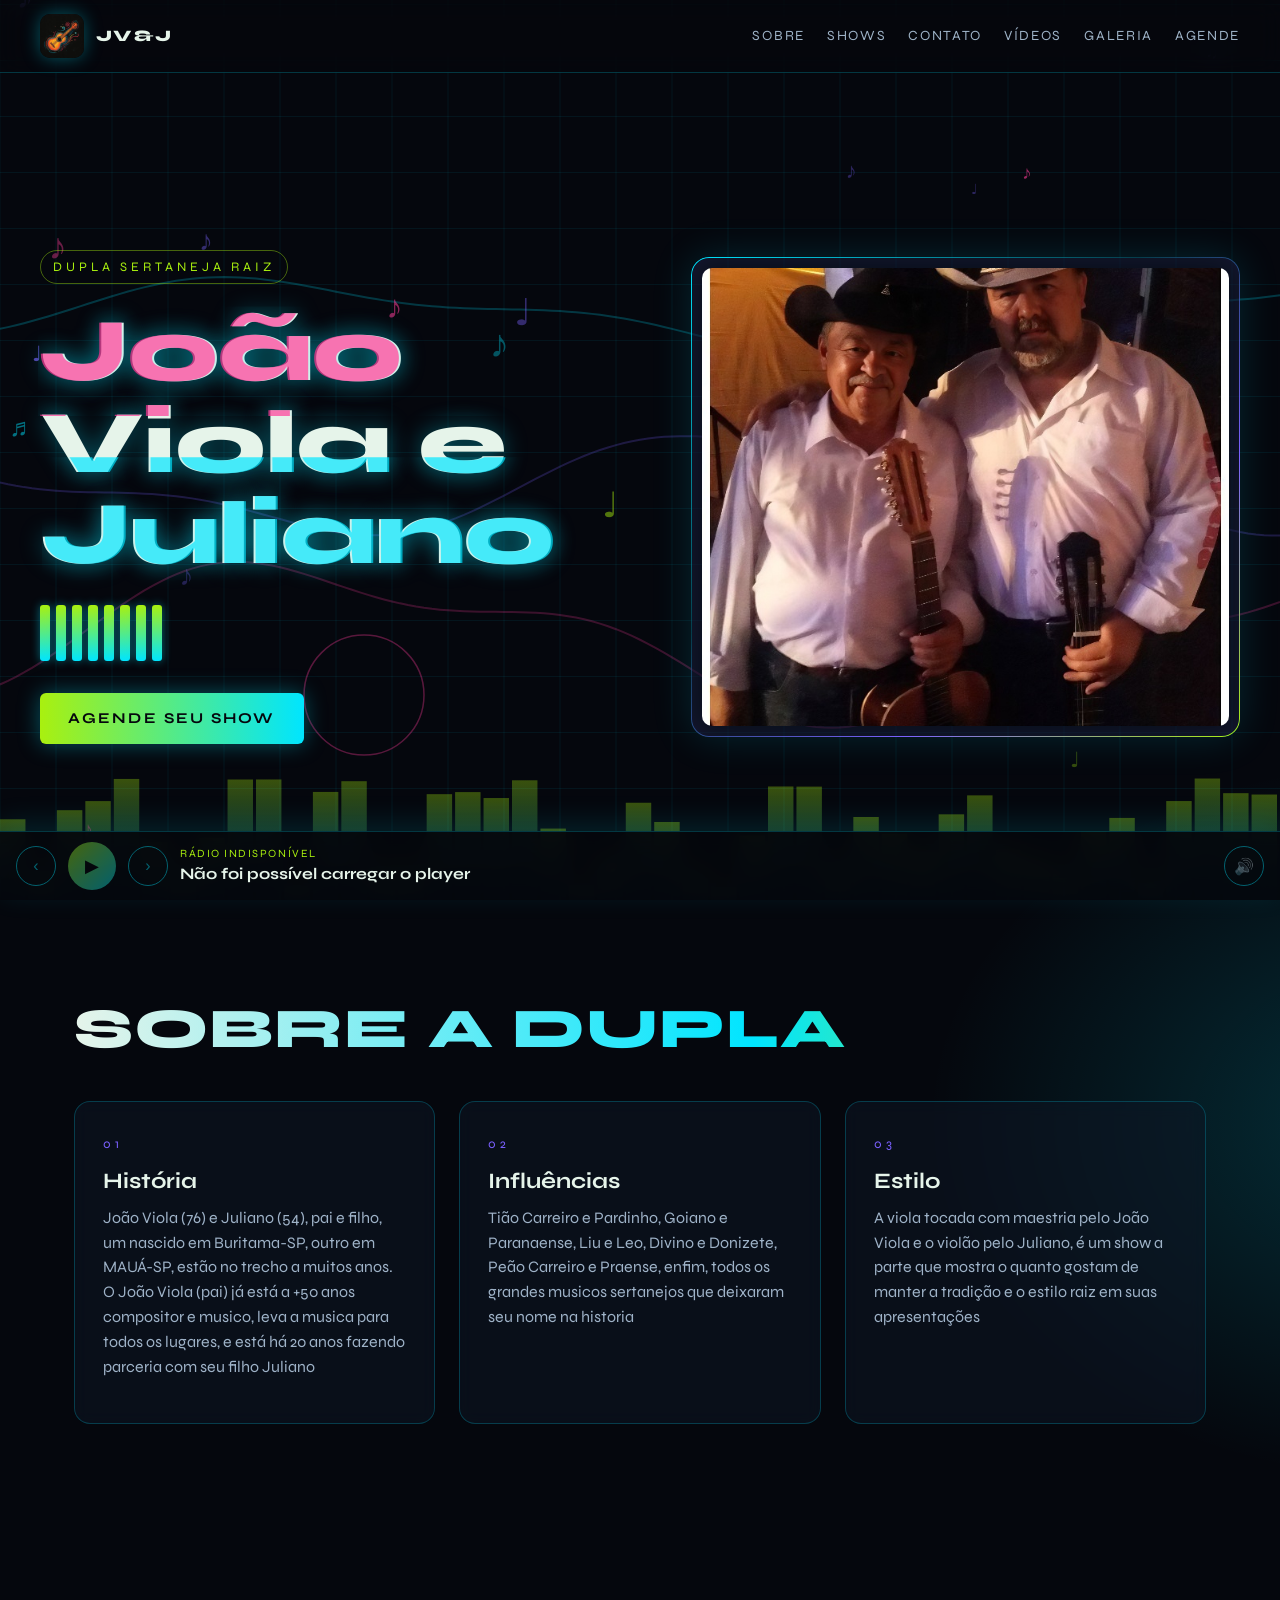
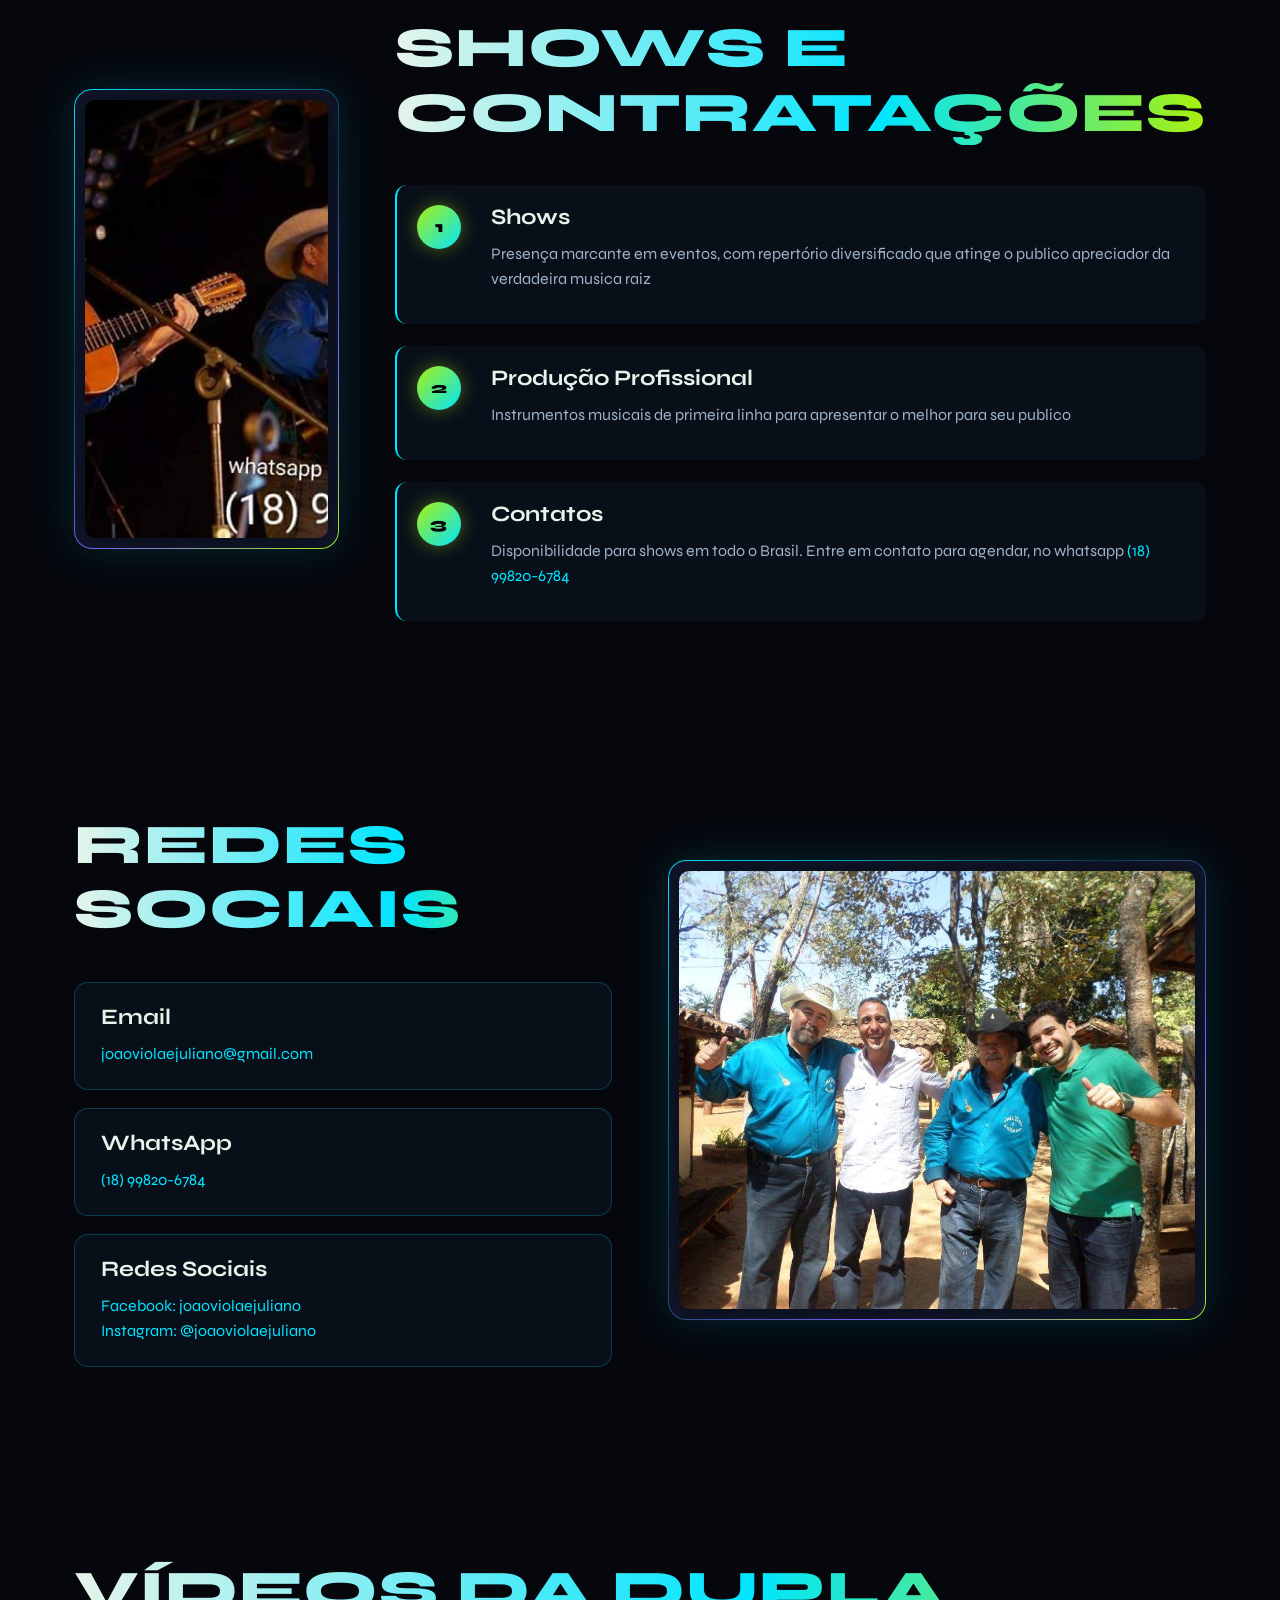
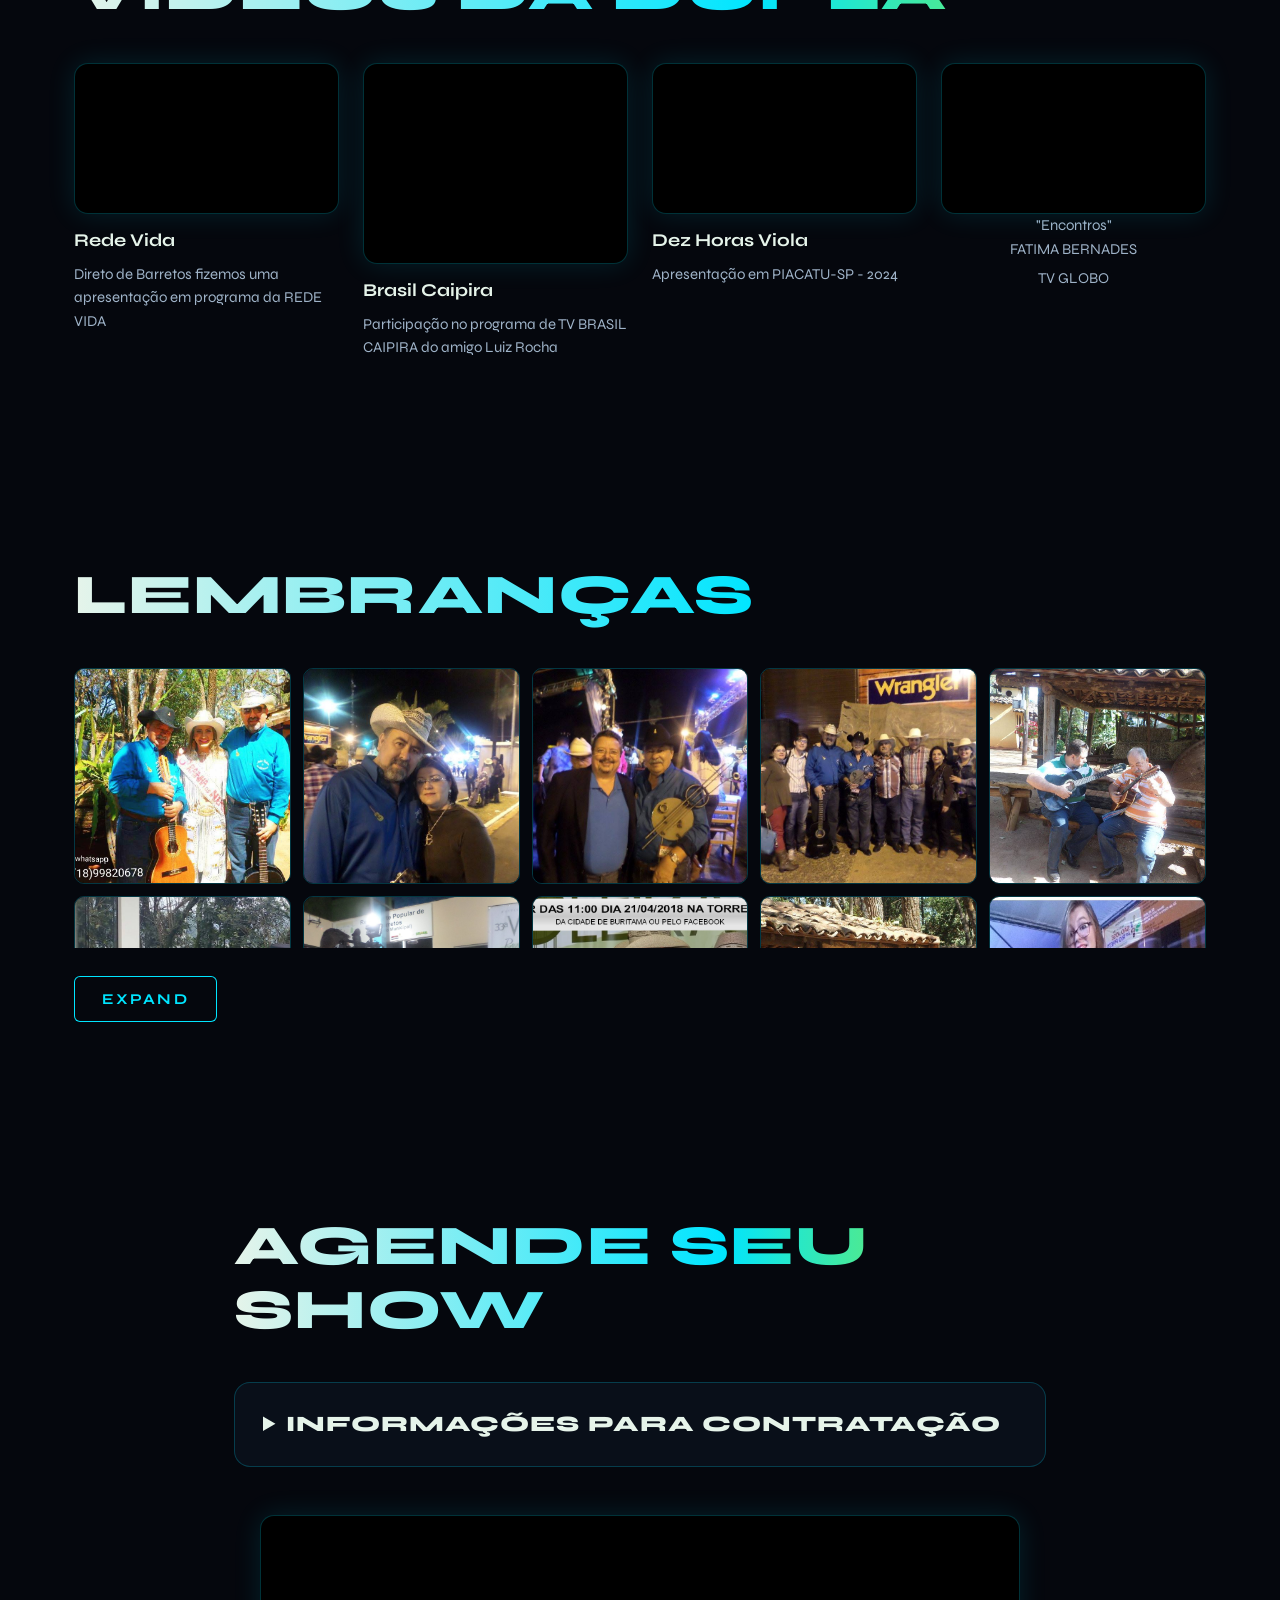
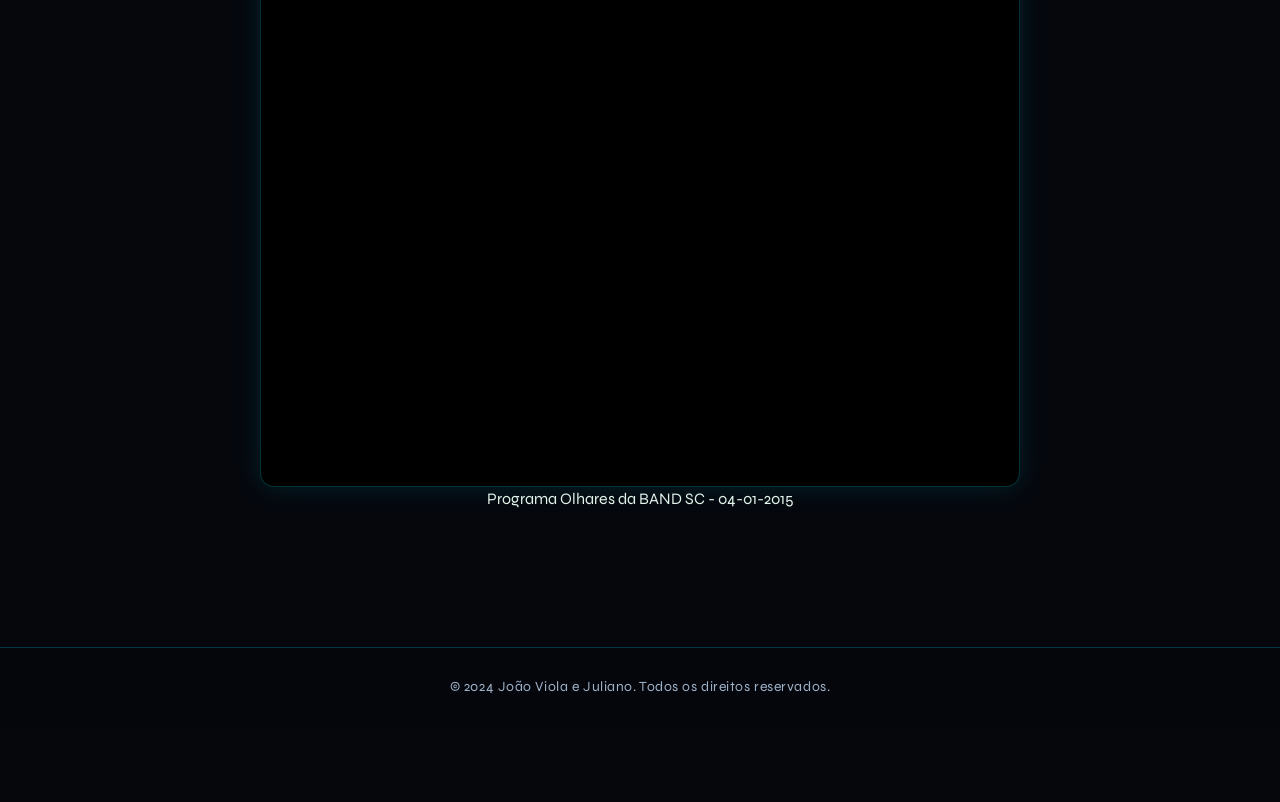
<file: index.html>
<!DOCTYPE html>
<html lang="pt-BR">
<head>
  <meta charset="UTF-8">
  <meta name="viewport" content="width=device-width, initial-scale=1.0">
  <script async src="https://pagead2.googlesyndication.com/pagead/js/adsbygoogle.js?client=ca-pub-1382518195683504" crossorigin="anonymous"></script>
  <title>João Viola e Juliano</title>
  <meta name="description" content="João Viola e Juliano, dupla sertaneja raiz de pai e filho. Shows, contratações e vídeos.">
  <link rel="preconnect" href="https://fonts.googleapis.com">
  <link rel="preconnect" href="https://fonts.gstatic.com" crossorigin>
  <link href="https://fonts.googleapis.com/css2?family=Syne:wght@400;500;600;700;800&display=swap" rel="stylesheet">
  <link rel="stylesheet" href="css/style.css">
</head>
<body>

  <canvas id="bg-canvas" aria-hidden="true"></canvas>

  <header class="navbar">
    <a href="#inicio" class="logo">
      <img src="img/261VI3LEoRwFQapJtBxfF.png" alt="Logo João Viola e Juliano">
      <span>JV&amp;J</span>
    </a>
    <button type="button" class="nav-toggle" aria-controls="nav-links" aria-expanded="false" aria-label="Abrir menu">
      <span></span><span></span><span></span>
    </button>
    <nav class="nav-links" id="nav-links" aria-label="Seções">
      <a href="#sobre">Sobre</a>
      <a href="#shows">Shows</a>
      <a href="#redes">Contato</a>
      <a href="#videos">Vídeos</a>
      <a href="#lembrancas">Galeria</a>
      <a href="#agende">Agende</a>
    </nav>
  </header>

  <main>

    <!-- Hero -->
    <section id="inicio" class="hero">
      <div class="hero-text">
        <p class="eyebrow">Dupla sertaneja raiz</p>
        <h1 class="hero-title glitch" data-text="João Viola e Juliano">João Viola e Juliano</h1>
        <div class="equalizer" aria-hidden="true"><span></span><span></span><span></span><span></span><span></span><span></span><span></span><span></span></div>
        <a href="#agende" class="btn">Agende seu show</a>
      </div>
      <div class="hero-media">
        <div class="frame">
          <img src="img/joaoviolaejuliano.jpeg" alt="João Viola e Juliano">
        </div>
      </div>
    </section>

    <!-- Sobre a Dupla -->
    <section id="sobre" class="section">
      <div class="container">
        <h2 class="section-title">Sobre a Dupla</h2>
        <div class="grid-3">
          <article class="panel">
            <span class="panel-index">01</span>
            <h3>História</h3>
            <p>João Viola (76) e Juliano (54), pai e filho, um nascido em Buritama-SP, outro em MAUÁ-SP, estão no trecho a muitos anos.  O João Viola (pai) já está a +50 anos compositor e musico, leva a musica para todos os lugares, e está há 20 anos fazendo parceria com seu filho Juliano</p>
          </article>
          <article class="panel">
            <span class="panel-index">02</span>
            <h3>Influências</h3>
            <p>Tião Carreiro e Pardinho, Goiano e Paranaense, Liu e Leo, Divino e Donizete, Peão Carreiro e Praense, enfim, todos os grandes musicos sertanejos que deixaram seu nome na historia</p>
          </article>
          <article class="panel">
            <span class="panel-index">03</span>
            <h3>Estilo</h3>
            <p>A viola tocada com maestria pelo João Viola e o violão pelo Juliano, é um show a parte que mostra o quanto gostam de manter a tradição e o estilo raiz em suas apresentações</p>
          </article>
        </div>
      </div>
    </section>

    <!-- Shows e Contratações -->
    <section id="shows" class="section split">
      <div class="split-media">
        <div class="frame">
          <button type="button" class="zoom-trigger" data-open-photo aria-label="Ampliar foto de João Viola e Juliano">
            <img src="img/joaoviolajuliano2015.jpg" alt="João Viola e Juliano em show">
          </button>
        </div>
      </div>
      <div class="split-text">
        <h2 class="section-title">Shows e Contratações</h2>
        <ol class="steps">
          <li>
            <span class="num">1</span>
            <div>
              <h3>Shows</h3>
              <p>Presença marcante em eventos, com repertório diversificado que atinge o publico apreciador da verdadeira musica raiz</p>
            </div>
          </li>
          <li>
            <span class="num">2</span>
            <div>
              <h3>Produção Profissional</h3>
              <p>Instrumentos musicais de primeira linha para apresentar o melhor para seu publico</p>
            </div>
          </li>
          <li>
            <span class="num">3</span>
            <div>
              <h3>Contatos</h3>
              <p>Disponibilidade para shows em todo o Brasil. Entre em contato para agendar, no whatsapp <a href="https://wa.me/5518998206784">(18) 99820-6784</a></p>
            </div>
          </li>
        </ol>
      </div>
    </section>

    <!-- Redes Sociais -->
    <section id="redes" class="section split reverse">
      <div class="split-media">
        <div class="frame">
          <img src="img/joaoviolaejulianobarretos.jpg" alt="João Viola e Juliano em Barretos">
        </div>
      </div>
      <div class="split-text">
        <h2 class="section-title">Redes Sociais</h2>
        <div class="contact-cards">
          <a class="card-link" href="mailto:joaoviolaejuliano@gmail.com">
            <h3>Email</h3>
            <p>joaoviolaejuliano@gmail.com</p>
          </a>
          <a class="card-link" href="https://wa.me/5518998206784">
            <h3>WhatsApp</h3>
            <p>(18) 99820-6784</p>
          </a>
          <div class="card-link">
            <h3>Redes Sociais</h3>
            <p>
              <a href="https://www.facebook.com/joaoviolaejuliano">Facebook: joaoviolaejuliano</a><br>
              <a href="https://www.instagram.com/joaoviolaejuliano">Instagram: @joaoviolaejuliano</a>
            </p>
          </div>
        </div>
      </div>
    </section>

    <!-- Vídeos da Dupla -->
    <section id="videos" class="section">
      <div class="container">
        <h2 class="section-title">Vídeos da Dupla</h2>
        <div class="grid-4">
          <figure class="video-cell">
            <div class="video-frame ratio-16-9">
              <iframe src="https://www.youtube.com/embed/59FuzKYT9TY?rel=0" title="Rede Vida" allowfullscreen loading="lazy"></iframe>
            </div>
            <h3>Rede Vida</h3>
            <p>Direto de Barretos fizemos uma apresentação em programa da REDE VIDA</p>
          </figure>
          <figure class="video-cell">
            <div class="video-frame ratio-4-3">
              <iframe src="https://www.youtube.com/embed/6v9vyt-fXIA?rel=0" title="Brasil Caipira" allowfullscreen loading="lazy"></iframe>
            </div>
            <h3>Brasil Caipira</h3>
            <p>Participação no programa de TV BRASIL CAIPIRA do amigo Luiz Rocha</p>
          </figure>
          <figure class="video-cell">
            <div class="video-frame ratio-16-9">
              <iframe src="https://www.youtube.com/embed/iA-3trS7iaI?rel=0" title="Dez Horas Viola" allowfullscreen loading="lazy"></iframe>
            </div>
            <h3>Dez Horas Viola</h3>
            <p>Apresentação em PIACATU-SP - 2024</p>
          </figure>
          <figure class="video-cell">
            <div class="video-frame ratio-16-9">
              <iframe src="https://www.youtube.com/embed/oALfSwRrxGY?rel=0" title="Encontros" allowfullscreen loading="lazy"></iframe>
            </div>
            <figcaption>
              <p class="center">"Encontros"<br>FATIMA BERNADES</p>
              <p class="center">TV GLOBO</p>
            </figcaption>
          </figure>
        </div>
      </div>
    </section>

    <!-- Lembranças -->
    <section id="lembrancas" class="section">
      <div class="container">
        <h2 class="section-title">Lembranças</h2>
        <div class="gallery" id="gallery">
          <img src="img/11214348_428783447312695_3741809748263270078_n.jpg" alt="Lembrança 1" loading="lazy">
          <img src="img/11887933_422668794590827_2064249095194369287_n.jpg" alt="Lembrança 2" loading="lazy">
          <img src="img/11898939_422669511257422_2296373666104125521_n.jpg" alt="Lembrança 3" loading="lazy">
          <img src="img/11206960_422669801257393_6151621788377394119_n.jpg" alt="Lembrança 4" loading="lazy">
          <img src="img/11901454_427070397484000_2100343487889736327_o.jpg" alt="Lembrança 5" loading="lazy">
          <img src="img/11960279_427018777489162_6783242334197632246_n.jpg" alt="Lembrança 6" loading="lazy">
          <img src="img/20819312_713275568863480_8481738523747700871_o.jpg" alt="Lembrança 7" loading="lazy">
          <img src="img/30425760_824373657753670_751761117819873518_o.png" alt="Lembrança 8" loading="lazy">
          <img src="img/foto1.jpg" alt="Lembrança 9" loading="lazy">
          <img src="img/12931180_491665737691132_7781823316784889338_n.jpg" alt="Lembrança 10" loading="lazy">
        </div>
        <button type="button" class="btn btn-ghost" id="expand-btn" aria-expanded="false">Expand</button>
      </div>
    </section>

    <!-- Agende seu Show -->
    <section id="agende" class="section">
      <div class="container narrow">
        <h2 class="section-title">Agende seu Show</h2>
        <details class="toggle">
          <summary>Informações para Contratação</summary>
          <p class="lead">Para contratar o show da dupla para seu EVENTO, é muito fácil,<br>acesse nosso WHATSAPP  - <strong><a href="https://wa.me/5518998206784">(18) 99820-6784</a></strong> e nos informe :</p>
          <ul class="checklist">
            <li>Data e horário do evento</li>
            <li>Local do evento</li>
            <li>Público estimado</li>
            <li>Tipo de evento</li>
          </ul>
        </details>
        <figure class="video-single">
          <div class="video-frame ratio-4-3">
            <iframe src="https://www.youtube.com/embed/pkWMs_LpESc?rel=0" title="Programa Olhares da BAND SC - 04-01-2015" allowfullscreen loading="lazy"></iframe>
          </div>
          <figcaption class="center">Programa Olhares da BAND SC - 04-01-2015</figcaption>
        </figure>
      </div>
    </section>

  </main>

  <footer class="footer">
    <p>© 2024 João Viola e Juliano. Todos os direitos reservados.</p>
  </footer>

  <dialog id="photo-dialog" class="lightbox" aria-label="Foto ampliada">
    <button type="button" class="lightbox-close" aria-label="Fechar foto">&times;</button>
    <img src="img/joaoviolajuliano2015.jpg" alt="João Viola e Juliano em show">
  </dialog>

  <div class="audio-bar" id="audio-bar" role="region" aria-label="Player de áudio da dupla">
    <button type="button" class="audio-btn" id="audio-prev" aria-label="Faixa anterior">&#8249;</button>
    <button type="button" class="audio-btn audio-play" id="audio-play" aria-label="Tocar">&#9654;</button>
    <button type="button" class="audio-btn" id="audio-next" aria-label="Próxima faixa">&#8250;</button>
    <div class="audio-info">
      <span class="audio-status" id="audio-status">Carregando player…</span>
      <span class="audio-track" id="audio-track"></span>
    </div>
    <button type="button" class="audio-btn" id="audio-sound" aria-label="Ativar som">&#128266;</button>
  </div>
  <div id="yt-audio" aria-hidden="true"></div>

  <script src="js/background.js"></script>
  <script src="js/ui.js"></script>
  <script src="js/audio.js"></script>
  <script>
    window.adsbygoogle = window.adsbygoogle || [];
    window.adsbygoogle.push({ google_ad_client: "ca-pub-1382518195683504", enable_page_level_ads: true });
  </script>
</body>
</html>
</file>
<file: css/style.css>
:root {
  --bg: #05070d;
  --bg-2: #0b1020;
  --fg: #E6F4EA;
  --muted: #9FB3C8;
  --lime: #A9F00F;
  --cyan: #00E5FF;
  --violet: #7B61FF;
  --pink: #FF3D9A;
  --glass: rgba(14, 22, 38, 0.55);
  --line: rgba(0, 229, 255, 0.22);
  --font: 'Syne', system-ui, sans-serif;
}

* { box-sizing: border-box; }
html, body { margin: 0; padding: 0; }
html { scroll-behavior: smooth; }

body {
  font-family: var(--font);
  font-weight: 400;
  color: var(--fg);
  background:
    radial-gradient(900px 600px at 10% -10%, rgba(123, 97, 255, 0.25), transparent 60%),
    radial-gradient(800px 600px at 110% 20%, rgba(0, 229, 255, 0.18), transparent 60%),
    var(--bg);
  min-height: 100vh;
  line-height: 1.55;
  overflow-x: hidden;
}

a { color: var(--cyan); text-decoration: none; transition: color .2s, text-shadow .2s; }
a:hover { color: var(--lime); text-shadow: 0 0 10px rgba(169, 240, 15, .6); }

#bg-canvas {
  position: fixed;
  inset: 0;
  z-index: 0;
  pointer-events: none;
}

/* Layout helpers */
main, .navbar, .footer { position: relative; z-index: 1; }
.container { width: 100%; max-width: 1180px; margin: 0 auto; padding: 96px 24px; }
.container.narrow { max-width: 860px; }

.section-title {
  font-size: clamp(34px, 5vw, 56px);
  font-weight: 800;
  letter-spacing: .02em;
  margin: 0 0 40px;
  text-transform: uppercase;
  background: linear-gradient(90deg, var(--fg), var(--cyan) 60%, var(--lime));
  -webkit-background-clip: text;
  background-clip: text;
  color: transparent;
}

h1, h2, h3, h4 { font-family: var(--font); line-height: 1.15; margin: 0 0 12px; }
h3 { font-size: 22px; font-weight: 700; color: var(--fg); }
p { margin: 0 0 12px; color: var(--muted); }
p a { color: var(--cyan); }

/* Navbar */
.navbar {
  position: sticky;
  z-index: 100;
  top: 0;
  display: flex;
  align-items: center;
  justify-content: space-between;
  gap: 24px;
  padding: 14px 40px;
  background: rgba(5, 7, 13, 0.6);
  backdrop-filter: blur(12px);
  -webkit-backdrop-filter: blur(12px);
  border-bottom: 1px solid var(--line);
}
.logo { display: flex; align-items: center; gap: 12px; color: var(--fg); font-weight: 800; letter-spacing: .08em; }
.logo:hover { color: var(--fg); text-shadow: none; }
.logo img { width: 44px; height: 44px; border-radius: 10px; box-shadow: 0 0 18px rgba(0, 229, 255, .35); }
.nav-links { display: flex; flex-wrap: wrap; gap: 22px; }
.nav-links a { color: var(--muted); font-size: 14px; text-transform: uppercase; letter-spacing: .12em; }
.nav-links a:hover { color: var(--lime); }

section[id] { scroll-margin-top: 80px; }
body { padding-bottom: 76px; }

.nav-toggle {
  display: none;
  flex-direction: column;
  align-items: center;
  justify-content: center;
  width: 44px;
  height: 44px;
  padding: 0;
  border: 1px solid var(--line);
  border-radius: 10px;
  background: transparent;
  cursor: pointer;
}
.nav-toggle span { display: block; width: 22px; height: 2px; margin: 2px 0; background: var(--cyan); box-shadow: 0 0 8px rgba(0, 229, 255, .6); }
.nav-toggle:focus-visible { outline: 2px solid var(--lime); outline-offset: 3px; }

.zoom-trigger { display: block; width: 100%; height: 100%; margin: 0; padding: 0; border: 0; background: none; border-radius: 10px; cursor: zoom-in; }
.zoom-trigger img { display: block; width: 100%; height: 100%; object-fit: cover; border-radius: 10px; transition: transform .4s ease; }
.zoom-trigger:hover img { transform: scale(1.03); }
.zoom-trigger:focus-visible { outline: 2px solid var(--lime); outline-offset: 4px; }

.lightbox { position: fixed; inset: 0; margin: auto; max-width: 95vw; max-height: 95vh; padding: 0; border: 0; background: transparent; overflow: visible; }
.lightbox::backdrop { background: rgba(5, 7, 13, .88); backdrop-filter: blur(6px); -webkit-backdrop-filter: blur(6px); }
.lightbox img { display: block; max-width: 95vw; max-height: 90vh; border-radius: 14px; box-shadow: 0 0 40px rgba(0, 229, 255, .35); }
.lightbox-close { position: absolute; top: -12px; right: -12px; width: 40px; height: 40px; border: 1px solid var(--cyan); border-radius: 50%; background: rgba(5, 7, 13, .9); color: var(--fg); font-size: 24px; line-height: 1; cursor: pointer; }
.lightbox-close:hover, .lightbox-close:focus-visible { color: var(--lime); border-color: var(--lime); outline: none; }

.audio-bar { position: fixed; left: 0; right: 0; bottom: 0; z-index: 50; display: flex; align-items: center; gap: 12px; padding: 10px 16px; background: rgba(5, 7, 13, .9); backdrop-filter: blur(12px); -webkit-backdrop-filter: blur(12px); border-top: 1px solid var(--line); box-shadow: 0 -8px 30px rgba(0, 229, 255, .12); }
.audio-btn { flex: 0 0 auto; display: inline-flex; align-items: center; justify-content: center; width: 40px; height: 40px; border: 1px solid var(--cyan); border-radius: 50%; background: transparent; color: var(--cyan); font-size: 16px; cursor: pointer; transition: color .2s, border-color .2s, box-shadow .2s; }
.audio-btn:hover, .audio-btn:focus-visible { color: var(--lime); border-color: var(--lime); box-shadow: 0 0 18px rgba(169, 240, 15, .45); outline: none; }
.audio-btn:disabled { opacity: .4; cursor: default; }
.audio-play { width: 48px; height: 48px; border: 0; background: linear-gradient(135deg, var(--lime), var(--cyan)); color: #05070d; font-size: 18px; }
.audio-play:hover, .audio-play:focus-visible { color: #05070d; box-shadow: 0 0 22px rgba(0, 229, 255, .55); }
.audio-info { display: flex; flex-direction: column; flex: 1; min-width: 0; }
.audio-status { font-size: 11px; letter-spacing: .14em; text-transform: uppercase; color: var(--lime); white-space: nowrap; overflow: hidden; text-overflow: ellipsis; }
.audio-track { font-weight: 700; color: var(--fg); white-space: nowrap; overflow: hidden; text-overflow: ellipsis; }
#yt-audio { position: fixed; left: 0; bottom: 0; width: 1px; height: 1px; opacity: 0; pointer-events: none; }

/* Hero */
.hero {
  position: relative;
  display: grid;
  grid-template-columns: 1.1fr 1fr;
  align-items: center;
  gap: 48px;
  max-width: 1280px;
  margin: 0 auto;
  padding: 80px 40px 60px;
  min-height: calc(100vh - 72px);
}
.eyebrow {
  display: inline-block;
  font-size: 13px;
  text-transform: uppercase;
  letter-spacing: .3em;
  color: var(--lime);
  border: 1px solid rgba(169, 240, 15, .4);
  padding: 6px 12px;
  border-radius: 999px;
  margin-bottom: 22px;
}
.hero-title {
  font-size: clamp(44px, 7vw, 92px);
  font-weight: 800;
  line-height: 1.02;
  letter-spacing: -.01em;
  margin: 0 0 24px;
  color: var(--fg);
  text-shadow: 0 0 24px rgba(0, 229, 255, .35);
}
.glitch { position: relative; }
.glitch::before, .glitch::after {
  content: attr(data-text);
  position: absolute;
  inset: 0;
  pointer-events: none;
  opacity: .7;
}
.glitch::before { color: var(--pink); transform: translate(-2px, 0); clip-path: inset(0 0 60% 0); animation: glitch-a 3.2s infinite steps(2); }
.glitch::after  { color: var(--cyan); transform: translate(2px, 0); clip-path: inset(55% 0 0 0); animation: glitch-b 2.7s infinite steps(2); }
@keyframes glitch-a {
  0%, 92%, 100% { transform: translate(0); }
  93% { transform: translate(-4px, 1px); }
  96% { transform: translate(3px, -1px); }
}
@keyframes glitch-b {
  0%, 90%, 100% { transform: translate(0); }
  91% { transform: translate(4px, 0); }
  95% { transform: translate(-3px, 1px); }
}

.equalizer {
  display: flex;
  align-items: flex-end;
  gap: 6px;
  height: 56px;
  margin: 0 0 32px;
}
.equalizer span {
  width: 10px;
  height: 100%;
  background: linear-gradient(to top, var(--cyan), var(--lime));
  border-radius: 3px;
  box-shadow: 0 0 10px rgba(0, 229, 255, .45);
  transform-origin: bottom;
  animation: eq 1.1s ease-in-out infinite;
}
.equalizer span:nth-child(1) { animation-delay: -.2s; }
.equalizer span:nth-child(2) { animation-delay: -.6s; animation-duration: .9s; }
.equalizer span:nth-child(3) { animation-delay: -.1s; animation-duration: 1.3s; }
.equalizer span:nth-child(4) { animation-delay: -.8s; }
.equalizer span:nth-child(5) { animation-delay: -.4s; animation-duration: 1s; }
.equalizer span:nth-child(6) { animation-delay: -.9s; animation-duration: 1.2s; }
.equalizer span:nth-child(7) { animation-delay: -.3s; animation-duration: .8s; }
.equalizer span:nth-child(8) { animation-delay: -.7s; animation-duration: 1.1s; }
@keyframes eq {
  0%, 100% { transform: scaleY(.2); }
  50% { transform: scaleY(1); }
}

.btn {
  display: inline-block;
  font-family: var(--font);
  font-weight: 700;
  font-size: 15px;
  text-transform: uppercase;
  letter-spacing: .14em;
  color: #05070d;
  background: linear-gradient(90deg, var(--lime), var(--cyan));
  padding: 14px 28px;
  border: 0;
  border-radius: 6px;
  cursor: pointer;
  box-shadow: 0 0 22px rgba(0, 229, 255, .35);
  transition: transform .2s, box-shadow .2s;
}
.btn:hover { color: #05070d; text-shadow: none; transform: translateY(-2px); box-shadow: 0 0 34px rgba(169, 240, 15, .55); }
.btn-ghost {
  background: transparent;
  color: var(--cyan);
  box-shadow: inset 0 0 0 1px var(--cyan);
  margin-top: 28px;
}
.btn-ghost:hover { color: var(--lime); box-shadow: inset 0 0 0 1px var(--lime); }

/* Frames (neon image frame) */
.frame {
  position: relative;
  padding: 10px;
  border-radius: 18px;
  background: var(--glass);
  border: 1px solid var(--line);
  box-shadow: 0 0 40px rgba(0, 229, 255, .15), inset 0 0 30px rgba(123, 97, 255, .12);
}
.frame::before {
  content: "";
  position: absolute;
  inset: -1px;
  border-radius: 18px;
  padding: 1px;
  background: linear-gradient(140deg, var(--cyan), transparent 40%, var(--violet) 70%, var(--lime));
  -webkit-mask: linear-gradient(#000 0 0) content-box, linear-gradient(#000 0 0);
  -webkit-mask-composite: xor;
  mask-composite: exclude;
  pointer-events: none;
}
.frame img {
  display: block;
  width: 100%;
  height: 100%;
  object-fit: cover;
  border-radius: 10px;
}
.hero-media .frame { height: 480px; }

/* Panels */
.grid-3 { display: grid; grid-template-columns: repeat(3, 1fr); gap: 24px; }
.grid-4 { display: grid; grid-template-columns: repeat(4, 1fr); gap: 24px; }
.panel {
  position: relative;
  padding: 32px 28px;
  background: var(--glass);
  border: 1px solid var(--line);
  border-radius: 16px;
  backdrop-filter: blur(8px);
  -webkit-backdrop-filter: blur(8px);
  transition: transform .3s, box-shadow .3s, border-color .3s;
}
.panel:hover { transform: translateY(-6px); border-color: var(--lime); box-shadow: 0 16px 40px rgba(169, 240, 15, .14); }
.panel-index {
  display: block;
  font-size: 13px;
  letter-spacing: .3em;
  color: var(--violet);
  margin-bottom: 14px;
}

/* Split sections */
.section.split {
  position: relative;
  display: grid;
  grid-template-columns: 1fr 1fr;
  gap: 56px;
  align-items: center;
  max-width: 1180px;
  margin: 0 auto;
  padding: 96px 24px;
}
.section.split.reverse .split-media { order: 2; }
.split-media .frame { height: 460px; }
.steps { list-style: none; padding: 0; margin: 0; display: grid; gap: 22px; }
.steps li {
  display: grid;
  grid-template-columns: 56px 1fr;
  gap: 18px;
  padding: 20px;
  background: var(--glass);
  border-left: 2px solid var(--cyan);
  border-radius: 12px;
}
.num {
  display: inline-flex;
  align-items: center;
  justify-content: center;
  width: 44px;
  height: 44px;
  border-radius: 50%;
  font-weight: 800;
  color: #05070d;
  background: linear-gradient(135deg, var(--lime), var(--cyan));
  box-shadow: 0 0 18px rgba(169, 240, 15, .4);
}

.contact-cards { display: grid; gap: 18px; }
.card-link {
  display: block;
  padding: 22px 26px;
  background: var(--glass);
  border: 1px solid var(--line);
  border-radius: 14px;
  color: var(--fg);
  transition: border-color .25s, box-shadow .25s, transform .25s;
}
a.card-link:hover { color: var(--fg); border-color: var(--lime); box-shadow: 0 0 26px rgba(169, 240, 15, .2); transform: translateX(6px); text-shadow: none; }
.card-link p { margin: 0; color: var(--cyan); }
.card-link a { color: var(--cyan); }

/* Videos */
.video-cell { margin: 0; }
.video-cell h3 { margin-top: 16px; font-size: 18px; }
.video-cell p { font-size: 15px; }
.video-cell figcaption p { font-size: 15px; margin: 0 0 6px; }
.video-frame {
  position: relative;
  width: 100%;
  border-radius: 14px;
  overflow: hidden;
  background: #000;
  border: 1px solid var(--line);
  box-shadow: 0 0 28px rgba(0, 229, 255, .12);
}
.video-frame iframe {
  position: absolute;
  inset: 0;
  width: 100%;
  height: 100%;
  border: 0;
}
.ratio-16-9 { padding-bottom: 56.25%; }
.ratio-4-3  { padding-bottom: 75%; }
.video-single { max-width: 760px; margin: 48px auto 0; }
.center { text-align: center; }

/* Gallery */
.gallery {
  display: grid;
  grid-template-columns: repeat(5, 1fr);
  gap: 12px;
  max-height: 280px;
  overflow: hidden;
  transition: max-height .5s ease;
}
.gallery.is-expanded { max-height: 3000px; }
.gallery img {
  width: 100%;
  aspect-ratio: 1 / 1;
  object-fit: cover;
  border-radius: 10px;
  border: 1px solid var(--line);
  transition: transform .3s, box-shadow .3s;
  display: block;
}
.gallery img:hover { transform: scale(1.04); box-shadow: 0 0 24px rgba(0, 229, 255, .35); }

/* Toggle */
.toggle {
  background: var(--glass);
  border: 1px solid var(--line);
  border-radius: 16px;
  padding: 24px 28px;
  margin-bottom: 16px;
}
.toggle summary {
  font-weight: 800;
  font-size: 22px;
  color: var(--fg);
  cursor: pointer;
  text-transform: uppercase;
  letter-spacing: .04em;
}
.toggle[open] summary { color: var(--lime); }
.toggle .lead { margin: 18px 0 14px; color: var(--fg); font-size: 18px; }
.toggle strong { color: var(--lime); }
.checklist { margin: 0; padding: 0; list-style: none; display: grid; gap: 10px; }
.checklist li {
  padding-left: 26px;
  position: relative;
  color: var(--muted);
}
.checklist li::before {
  content: "";
  position: absolute;
  left: 0;
  top: .5em;
  width: 10px;
  height: 10px;
  border-radius: 2px;
  background: var(--pink);
  box-shadow: 0 0 10px var(--pink);
}

/* Footer */
.footer {
  margin-top: 40px;
  padding: 28px 24px;
  text-align: center;
  background: rgba(5, 7, 13, .7);
  border-top: 1px solid var(--line);
  color: var(--muted);
  font-size: 14px;
  letter-spacing: .04em;
}
.footer p { margin: 0; color: var(--muted); }

/* Responsive */
@media (max-width: 1000px) {
  .grid-4 { grid-template-columns: repeat(2, 1fr); }
  .gallery { grid-template-columns: repeat(4, 1fr); }
}
@media (max-width: 900px) {
  .navbar { padding: 12px 20px; }
  .nav-toggle { display: inline-flex; }
  .nav-links { display: none; position: absolute; top: 100%; left: 0; right: 0; flex-direction: column; gap: 0; padding: 8px 20px 16px; background: rgba(5, 7, 13, .96); border-bottom: 1px solid var(--line); backdrop-filter: blur(12px); -webkit-backdrop-filter: blur(12px); }
  .nav-links.is-open { display: flex; }
  .nav-links a { font-size: 14px; padding: 14px 0; border-bottom: 1px solid var(--line); }
  .audio-bar { padding: 8px 12px; gap: 8px; }
  .audio-btn { width: 36px; height: 36px; }
  .audio-play { width: 42px; height: 42px; }
  .hero { grid-template-columns: 1fr; padding: 40px 20px; min-height: 0; }
  .hero-media .frame { height: 360px; }
  .grid-3 { grid-template-columns: 1fr; }
  .section.split { grid-template-columns: 1fr; gap: 32px; padding: 64px 20px; }
  .section.split.reverse .split-media { order: 0; }
  .split-media .frame { height: 320px; }
  .container { padding: 64px 20px; }
  img, iframe { max-width: 100%; }
  .grid-3, .grid-4, .hero, .section.split { grid-template-columns: minmax(0, 1fr); }
  .hero > *, .section.split > *, .grid-3 > *, .grid-4 > * { min-width: 0; }
  .steps li { grid-template-columns: 44px minmax(0, 1fr); }
}
@media (max-width: 560px) {
  .grid-4 { grid-template-columns: 1fr; }
  .section-title { font-size: clamp(22px, 6vw, 32px); }
  .gallery { grid-template-columns: repeat(2, minmax(0, 1fr)); }
}
@media (prefers-reduced-motion: reduce) {
  *, *::before, *::after { animation: none !important; transition: none !important; scroll-behavior: auto !important; }
  .equalizer span { transform: scaleY(.6); }
}
</file>
